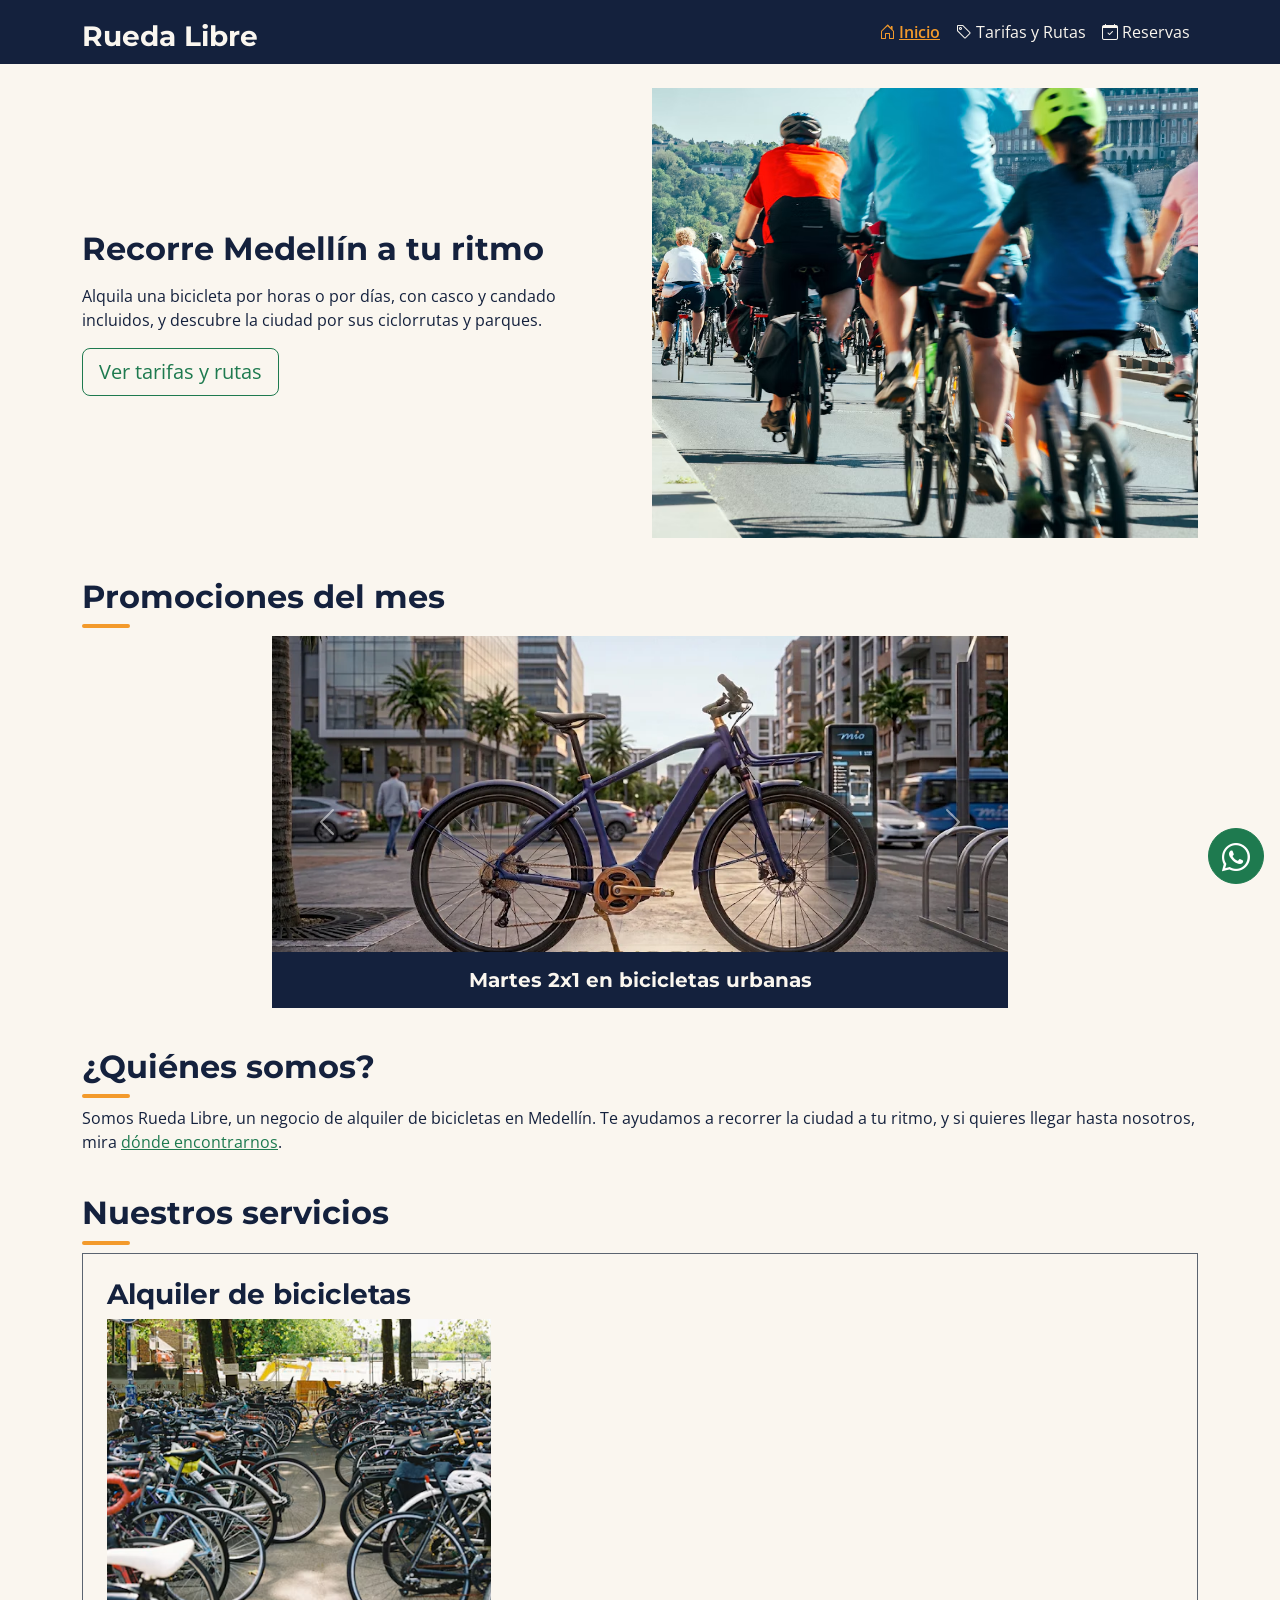
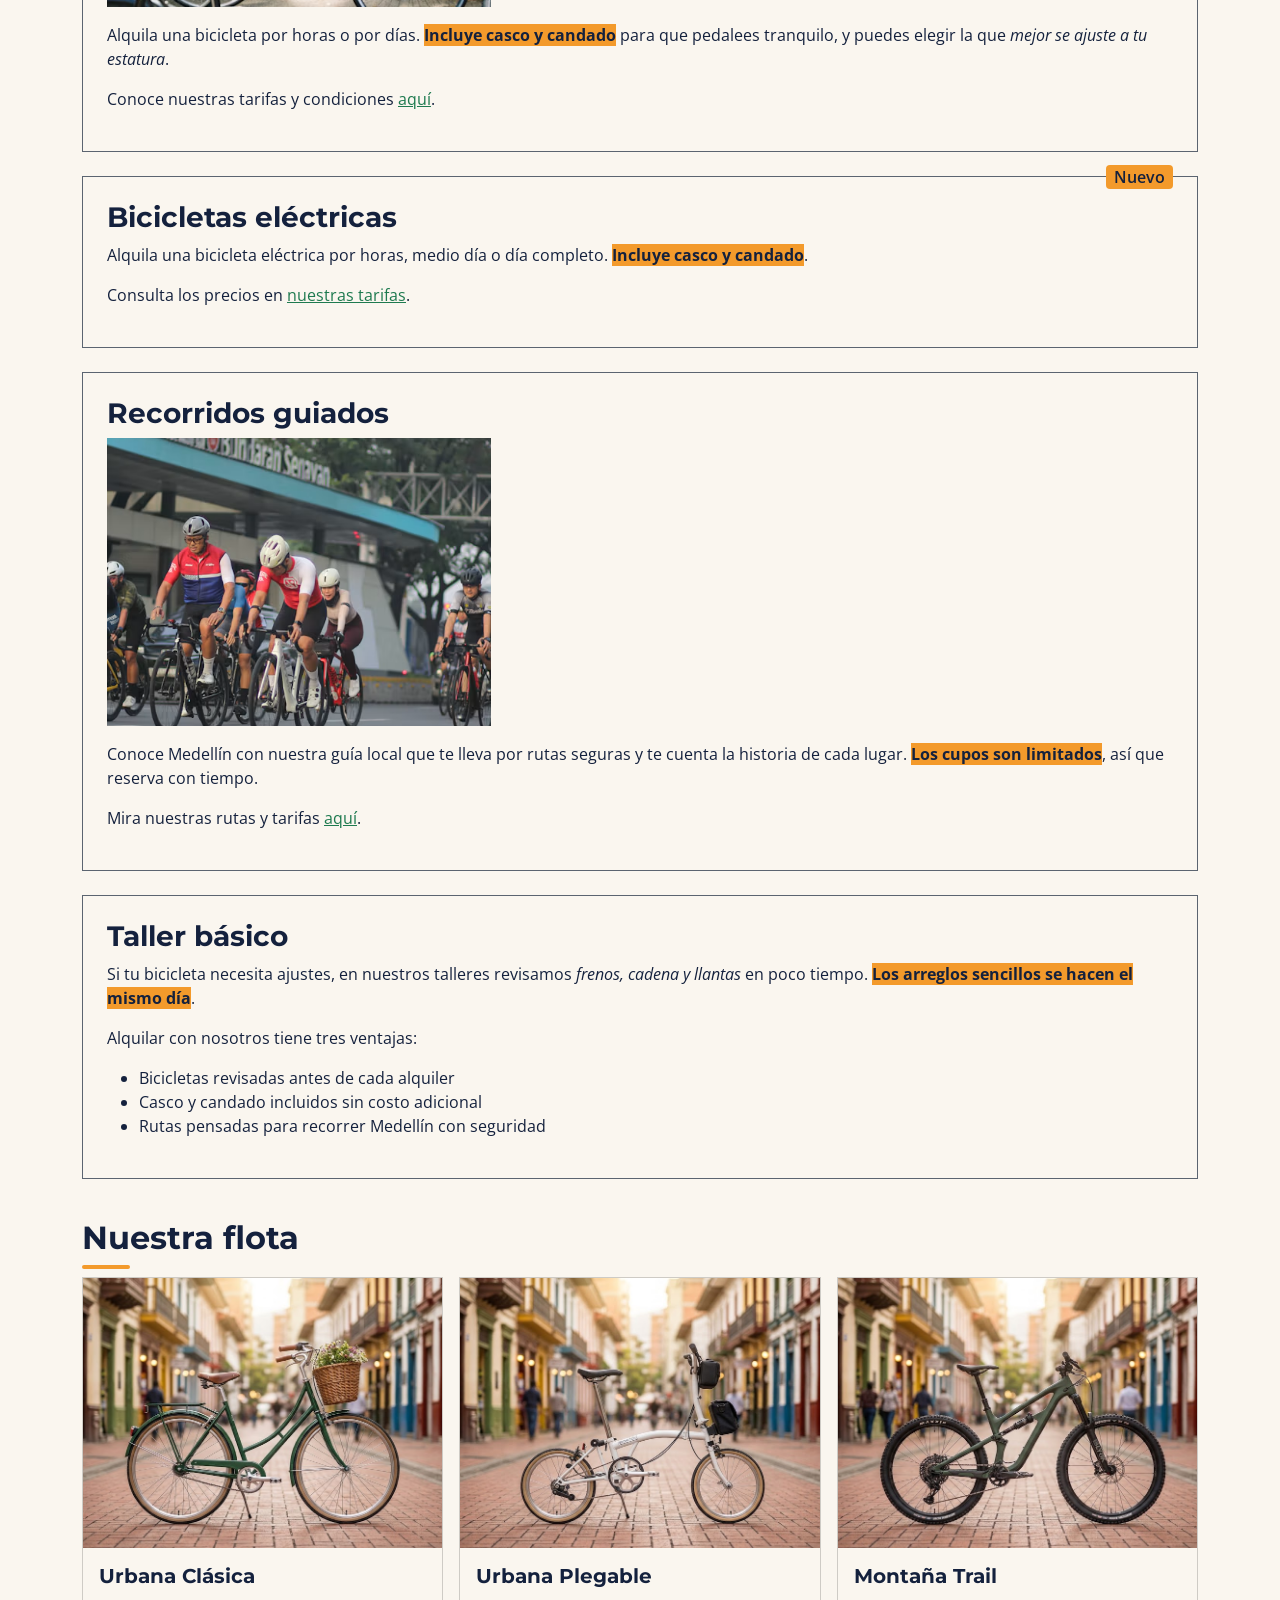
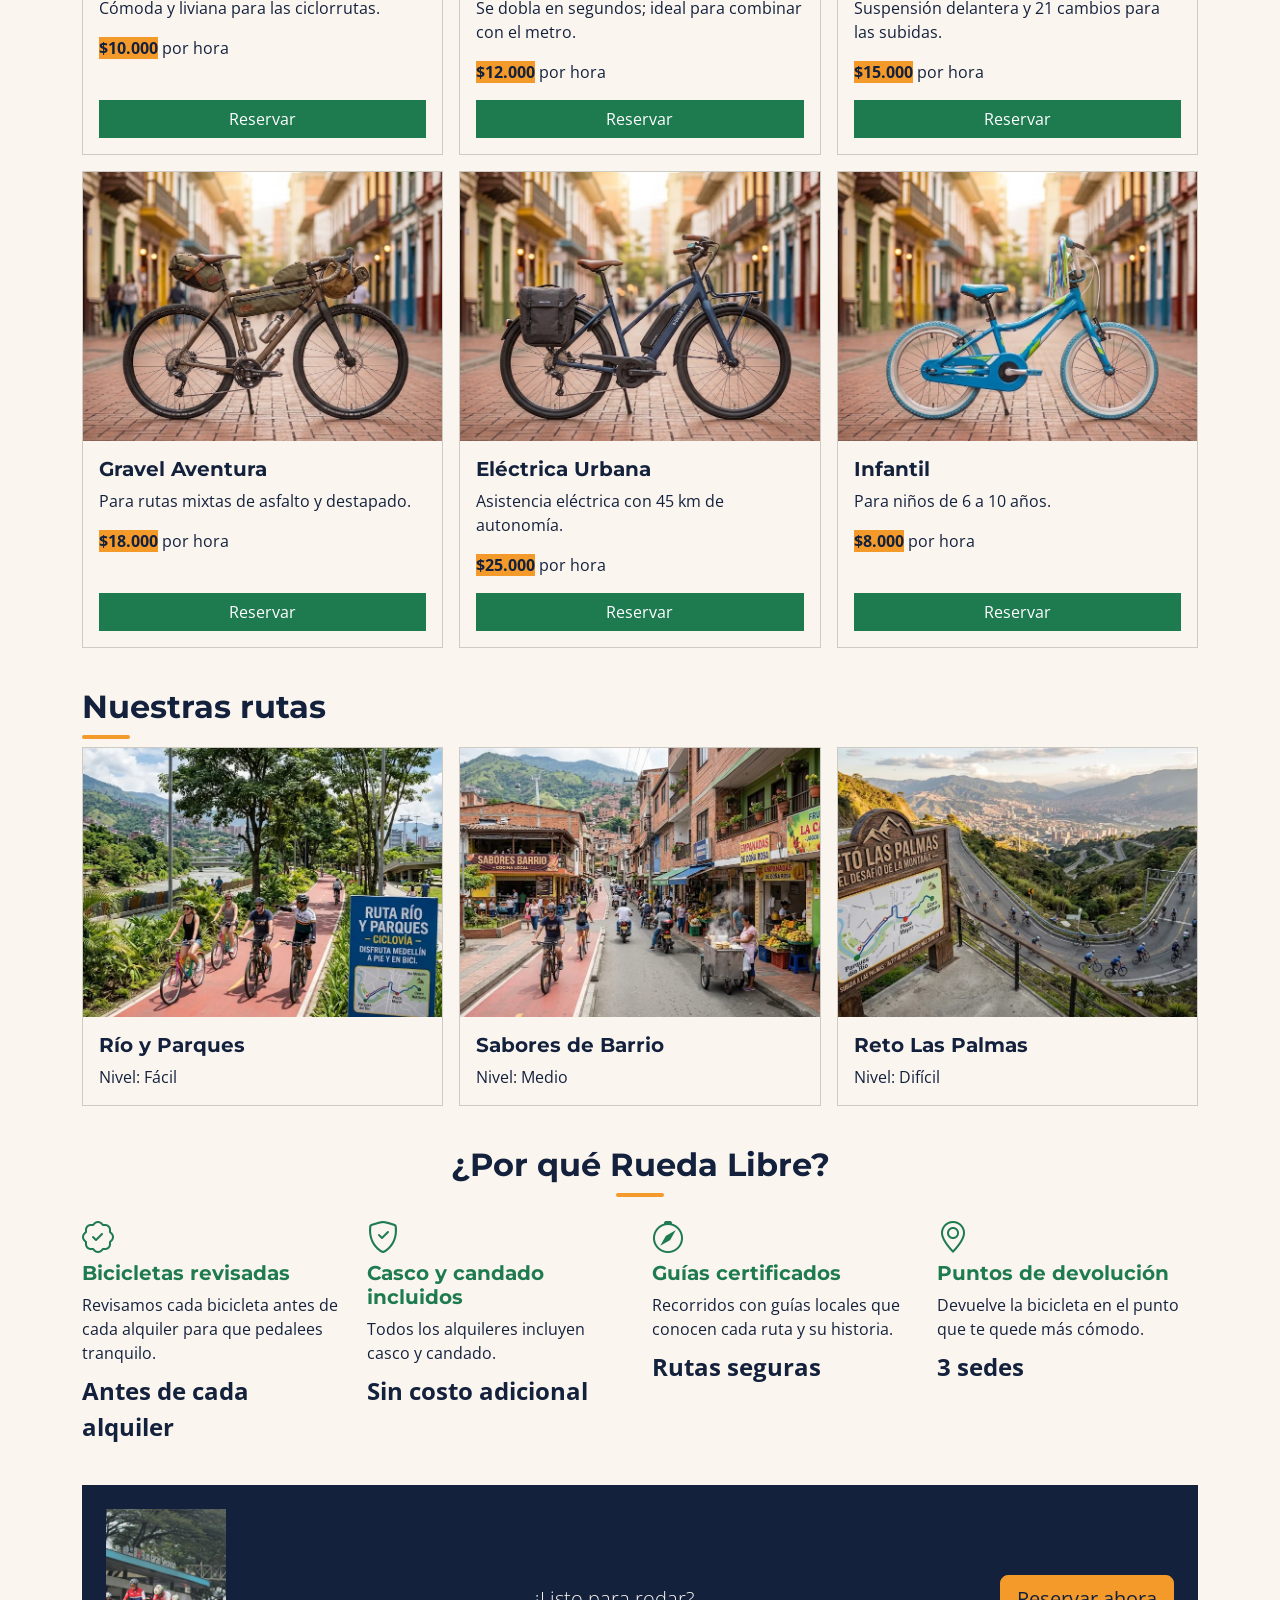
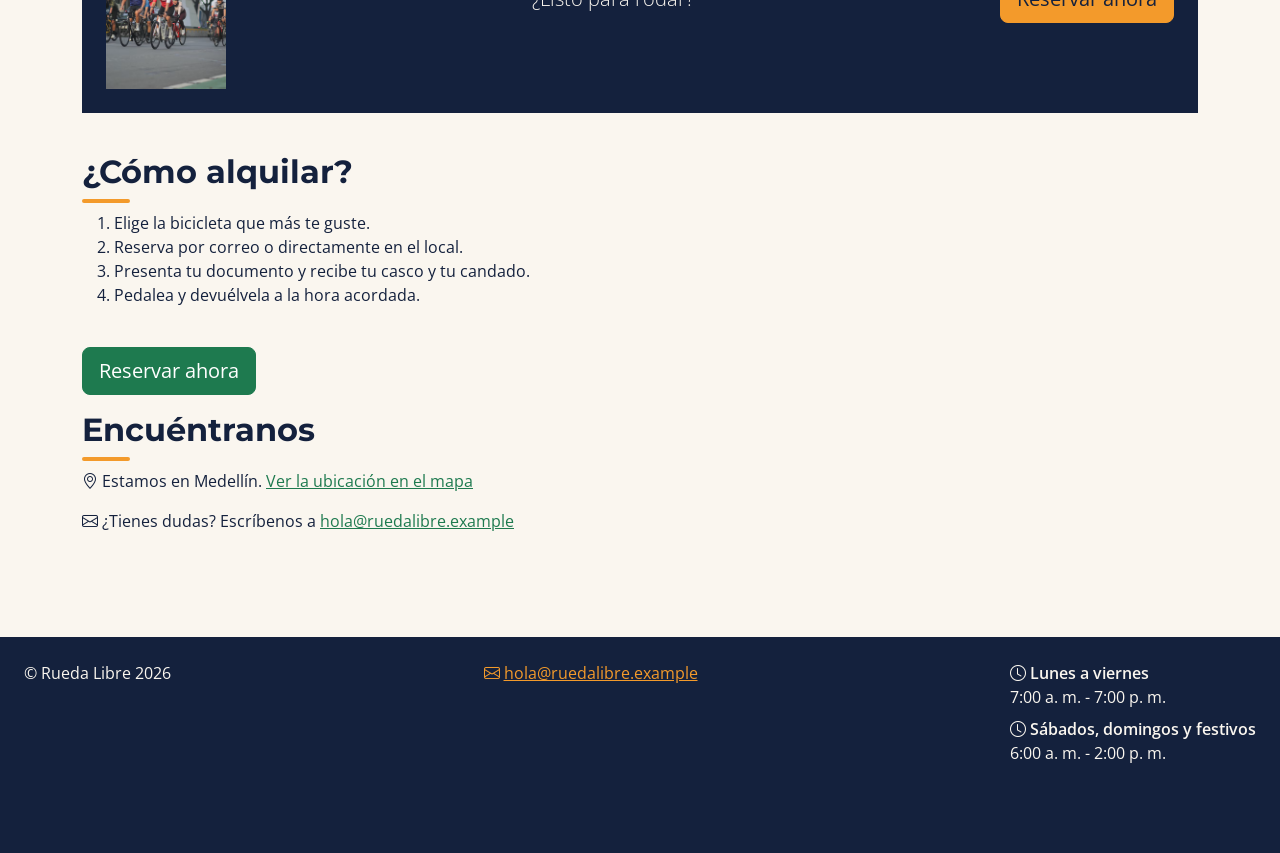
<file: index.html>
<!DOCTYPE html>
<html lang="es">

<head>
    <meta charset="UTF-8">
    <meta name="viewport" content="width=device-width, initial-scale=1.0">
    <meta name="description"
        content="Rueda Libre ofrece alquiler de bicicletas en Medellín para recorrer la ciudad a tu ritmo.">
    <title>Rueda Libre | Alquiler de bicicletas en Medellín</title>
    <link rel="preconnect" href="https://fonts.googleapis.com">
    <link rel="preconnect" href="https://fonts.gstatic.com" crossorigin>
    <link href="https://fonts.googleapis.com/css2?family=Montserrat:wght@700&family=Open+Sans:wght@400;600&display=swap" rel="stylesheet">
    <link href="https://cdn.jsdelivr.net/npm/bootstrap@5.3.8/dist/css/bootstrap.min.css" rel="stylesheet" integrity="sha384-sRIl4kxILFvY47J16cr9ZwB07vP4J8+LH7qKQnuqkuIAvNWLzeN8tE5YBujZqJLB" crossorigin="anonymous">
    <link href="https://cdn.jsdelivr.net/npm/bootstrap-icons@1.11.3/font/bootstrap-icons.min.css" rel="stylesheet">
    <link rel="stylesheet" href="css/styles.css">
</head>

<body>
    <header>
        <nav class="navbar navbar-expand-lg bg-dark" data-bs-theme="dark">
            <div class="container">
                <h1 class="mb-0"><a class="navbar-brand fs-3" href="index.html">Rueda Libre</a></h1>
                <button class="navbar-toggler" type="button" data-bs-toggle="collapse" data-bs-target="#menu-principal" aria-controls="menu-principal" aria-expanded="false" aria-label="Abrir o cerrar el menú">
                    <span class="navbar-toggler-icon"></span>
                </button>
                <div class="collapse navbar-collapse" id="menu-principal">
                    <ul class="navbar-nav ms-auto">
                        <li class="nav-item"><a class="nav-link active" aria-current="page" href="index.html"><i class="bi bi-house-door me-1" aria-hidden="true"></i>Inicio</a></li>
                        <li class="nav-item"><a class="nav-link" href="paginas/tarifas.html"><i class="bi bi-tag me-1" aria-hidden="true"></i>Tarifas y Rutas</a></li>
                        <li class="nav-item"><a class="nav-link" href="paginas/reservas.html"><i class="bi bi-calendar-check me-1" aria-hidden="true"></i>Reservas</a></li>
                    </ul>
                </div>
            </div>
        </nav>
    </header>
    <main class="container py-4">
        <section>
            <div class="row g-4 align-items-center">
                <div class="col-12 col-md-6 d-flex flex-column gap-3">
                    <h2 class="mb-0">Recorre Medellín a tu ritmo</h2>
                    <p class="mb-0">Alquila una bicicleta por horas o por días, con casco y candado incluidos, y descubre la ciudad por sus ciclorrutas y parques.</p>
                    <p class="mb-0"><a class="btn btn-outline-primary btn-lg" href="paginas/tarifas.html">Ver tarifas y rutas</a></p>
                </div>
                <div class="col-12 col-md-6">
                    <img class="portada" src="img/portada.jpg" alt="Ciclistas recorriendo una calle en Medellín en bicicletas de alquiler" width="600">
                </div>
            </div>
        </section>

        <section>
            <h2 class="titulo-seccion">Promociones del mes</h2>

            <div class="row justify-content-center">
                <div class="col-12 col-lg-8">
                    <div id="carrusel-promociones" class="carousel slide" data-bs-ride="carousel">
                        <div class="carousel-inner">
                            <div class="carousel-item active">
                                <div class="ratio ratio-21x9">
                                    <img src="img/promociones/martes-2x1-urbanas.jpg" class="d-block w-100 object-fit-cover" alt="Bicicletas urbanas de Rueda Libre listas para alquilar" width="1200" height="514">
                                </div>
                                <h3 class="bg-dark text-light text-center fs-5 mb-0 p-3">Martes 2x1 en bicicletas urbanas</h3>
                            </div>

                            <div class="carousel-item">
                                <div class="ratio ratio-21x9">
                                    <img src="img/promociones/descuento-electricas.jpg" class="d-block w-100 object-fit-cover" alt="Bicicleta eléctrica de Rueda Libre" width="1200" height="514">
                                </div>
                                <h3 class="bg-dark text-light text-center fs-5 mb-0 p-3">20 % de descuento en eléctricas de lunes a jueves</h3>
                            </div>

                            <div class="carousel-item">
                                <div class="ratio ratio-21x9">
                                    <img src="img/promociones/cumpleanos-recorrido-gratis.jpg" class="d-block w-100 object-fit-cover" alt="Grupo de ciclistas celebrando durante un recorrido guiado" width="1200" height="514">
                                </div>
                                <h3 class="bg-dark text-light text-center fs-5 mb-0 p-3">Si cumples años, el recorrido guiado es gratis</h3>
                            </div>
                        </div>

                        <button class="carousel-control-prev" type="button" data-bs-target="#carrusel-promociones" data-bs-slide="prev">
                            <span class="carousel-control-prev-icon" aria-hidden="true"></span>
                            <span class="visually-hidden">Anterior</span>
                        </button>
                        <button class="carousel-control-next" type="button" data-bs-target="#carrusel-promociones" data-bs-slide="next">
                            <span class="carousel-control-next-icon" aria-hidden="true"></span>
                            <span class="visually-hidden">Siguiente</span>
                        </button>
                    </div>
                </div>
            </div>
        </section>

        <section>
            <h2 class="titulo-seccion">¿Quiénes somos?</h2>
            <p>Somos Rueda Libre, un negocio de alquiler de bicicletas en Medellín. Te ayudamos a recorrer la ciudad a tu ritmo, y si quieres llegar hasta nosotros, mira <a href="#encuentranos">dónde encontrarnos</a>.</p>
        </section>

        <section>
            <h2 class="titulo-seccion">Nuestros servicios</h2>

            <article>
                <h3>Alquiler de bicicletas</h3>
                <img src="img/bicicleta.jpg" alt="Bicicletas urbanas estacionadas y apiladas sobre una pared" width="400">
                <p>Alquila una bicicleta por horas o por días. <strong>Incluye casco y candado</strong> para que pedalees tranquilo, y puedes elegir la que <em>mejor se ajuste a tu estatura</em>.</p>
                <p>Conoce nuestras tarifas y condiciones <a href="paginas/tarifas.html">aquí</a>.</p>
            </article>

            <article>
                <span class="etiqueta-nuevo">Nuevo</span>
                <h3>Bicicletas eléctricas</h3>
                <p>Alquila una bicicleta eléctrica por horas, medio día o día completo. <strong>Incluye casco y candado</strong>.</p>
                <p>Consulta los precios en <a href="paginas/tarifas.html">nuestras tarifas</a>.</p>
            </article>

            <article>
                <h3>Recorridos guiados</h3>
                <img src="img/ruta.jpg" alt="Grupo de ciclistas recorriendo la calle por una ruta dada" width="400">
                <p>Conoce Medellín con nuestra guía local que te lleva por rutas seguras y te cuenta la historia de cada lugar. <strong>Los cupos son limitados</strong>, así que reserva con tiempo.</p>
                <p>Mira nuestras rutas y tarifas <a href="paginas/tarifas.html#recorridos">aquí</a>.</p>
            </article>

            <article>
                <h3>Taller básico</h3>
                <p>Si tu bicicleta necesita ajustes, en nuestros talleres revisamos <em>frenos, cadena y llantas</em> en poco tiempo. <strong>Los arreglos sencillos se hacen el mismo día</strong>.</p>
                <p>Alquilar con nosotros tiene tres ventajas:</p>
                <ul>
                    <li>Bicicletas revisadas antes de cada alquiler</li>
                    <li>Casco y candado incluidos sin costo adicional</li>
                    <li>Rutas pensadas para recorrer Medellín con seguridad</li>
                </ul>
            </article>
        </section>

        <section>
            <h2 class="titulo-seccion">Nuestra flota</h2>

            <div class="row g-3">
                <div class="col-12 col-sm-6 col-lg-4">
                    <article class="card h-100">
                        <div class="ratio ratio-4x3">
                            <img src="img/flota/urbana-clasica.jpg" class="card-img-top object-fit-cover" alt="Bicicleta Urbana Clásica" width="400" height="300">
                        </div>
                        <div class="card-body d-flex flex-column">
                            <h3 class="fs-5 card-title">Urbana Clásica</h3>
                            <p class="card-text">Cómoda y liviana para las ciclorrutas.</p>
                            <p class="card-text"><strong>$10.000</strong> por hora</p>
                            <a class="btn btn-primary mt-auto" href="paginas/reservas.html" aria-label="Reservar Urbana Clásica">Reservar</a>
                        </div>
                    </article>
                </div>

                <div class="col-12 col-sm-6 col-lg-4">
                    <article class="card h-100">
                        <div class="ratio ratio-4x3">
                            <img src="img/flota/urbana-plegable.jpg" class="card-img-top object-fit-cover" alt="Bicicleta Urbana Plegable" width="400" height="300">
                        </div>
                        <div class="card-body d-flex flex-column">
                            <h3 class="fs-5 card-title">Urbana Plegable</h3>
                            <p class="card-text">Se dobla en segundos; ideal para combinar con el metro.</p>
                            <p class="card-text"><strong>$12.000</strong> por hora</p>
                            <a class="btn btn-primary mt-auto" href="paginas/reservas.html" aria-label="Reservar Urbana Plegable">Reservar</a>
                        </div>
                    </article>
                </div>

                <div class="col-12 col-sm-6 col-lg-4">
                    <article class="card h-100">
                        <div class="ratio ratio-4x3">
                            <img src="img/flota/montana-trail.jpg" class="card-img-top object-fit-cover" alt="Bicicleta Montaña Trail" width="400" height="300">
                        </div>
                        <div class="card-body d-flex flex-column">
                            <h3 class="fs-5 card-title">Montaña Trail</h3>
                            <p class="card-text">Suspensión delantera y 21 cambios para las subidas.</p>
                            <p class="card-text"><strong>$15.000</strong> por hora</p>
                            <a class="btn btn-primary mt-auto" href="paginas/reservas.html" aria-label="Reservar Montaña Trail">Reservar</a>
                        </div>
                    </article>
                </div>

                <div class="col-12 col-sm-6 col-lg-4">
                    <article class="card h-100">
                        <div class="ratio ratio-4x3">
                            <img src="img/flota/gravel-aventura.jpg" class="card-img-top object-fit-cover" alt="Bicicleta Gravel Aventura" width="400" height="300">
                        </div>
                        <div class="card-body d-flex flex-column">
                            <h3 class="fs-5 card-title">Gravel Aventura</h3>
                            <p class="card-text">Para rutas mixtas de asfalto y destapado.</p>
                            <p class="card-text"><strong>$18.000</strong> por hora</p>
                            <a class="btn btn-primary mt-auto" href="paginas/reservas.html" aria-label="Reservar Gravel Aventura">Reservar</a>
                        </div>
                    </article>
                </div>

                <div class="col-12 col-sm-6 col-lg-4">
                    <article class="card h-100">
                        <div class="ratio ratio-4x3">
                            <img src="img/flota/electrica-urbana.jpg" class="card-img-top object-fit-cover" alt="Bicicleta Eléctrica Urbana" width="400" height="300">
                        </div>
                        <div class="card-body d-flex flex-column">
                            <h3 class="fs-5 card-title">Eléctrica Urbana</h3>
                            <p class="card-text">Asistencia eléctrica con 45 km de autonomía.</p>
                            <p class="card-text"><strong>$25.000</strong> por hora</p>
                            <a class="btn btn-primary mt-auto" href="paginas/reservas.html" aria-label="Reservar Eléctrica Urbana">Reservar</a>
                        </div>
                    </article>
                </div>

                <div class="col-12 col-sm-6 col-lg-4">
                    <article class="card h-100">
                        <div class="ratio ratio-4x3">
                            <img src="img/flota/infantil.jpg" class="card-img-top object-fit-cover" alt="Bicicleta Infantil" width="400" height="300">
                        </div>
                        <div class="card-body d-flex flex-column">
                            <h3 class="fs-5 card-title">Infantil</h3>
                            <p class="card-text">Para niños de 6 a 10 años.</p>
                            <p class="card-text"><strong>$8.000</strong> por hora</p>
                            <a class="btn btn-primary mt-auto" href="paginas/reservas.html" aria-label="Reservar Infantil">Reservar</a>
                        </div>
                    </article>
                </div>
            </div>
        </section>

        <section>
            <h2 class="titulo-seccion">Nuestras rutas</h2>

            <div class="row g-3">
                <div class="col-12 col-md-4">
                    <article class="card h-100">
                        <div class="ratio ratio-4x3">
                            <img src="img/rutas/rio-parques.jpg" class="card-img-top object-fit-cover" alt="Ciclistas en la ruta Río y Parques" width="400" height="300">
                        </div>
                        <div class="card-body">
                            <h3 class="fs-5 card-title">Río y Parques</h3>
                            <p class="card-text mb-0">Nivel: Fácil</p>
                        </div>
                    </article>
                </div>

                <div class="col-12 col-md-4">
                    <article class="card h-100">
                        <div class="ratio ratio-4x3">
                            <img src="img/rutas/sabores-barrio.jpg" class="card-img-top object-fit-cover" alt="Ciclistas en la ruta Sabores de Barrio" width="400" height="300">
                        </div>
                        <div class="card-body">
                            <h3 class="fs-5 card-title">Sabores de Barrio</h3>
                            <p class="card-text mb-0">Nivel: Medio</p>
                        </div>
                    </article>
                </div>

                <div class="col-12 col-md-4">
                    <article class="card h-100">
                        <div class="ratio ratio-4x3">
                            <img src="img/rutas/reto-las-palmas.jpg" class="card-img-top object-fit-cover" alt="Ciclistas en la ruta Reto Las Palmas" width="400" height="300">
                        </div>
                        <div class="card-body">
                            <h3 class="fs-5 card-title">Reto Las Palmas</h3>
                            <p class="card-text mb-0">Nivel: Difícil</p>
                        </div>
                    </article>
                </div>
            </div>
        </section>

        <section>
            <h2 class="titulo-seccion text-center mb-4">¿Por qué Rueda Libre?</h2>

            <div class="row g-4">
                <div class="col-12 col-sm-6 col-lg-3">
                    <i class="bi bi-patch-check icono-beneficio d-block mb-2" aria-hidden="true"></i>
                    <h3 class="fs-5 fw-bold text-primary">Bicicletas revisadas</h3>
                    <p class="mb-2">Revisamos cada bicicleta antes de cada alquiler para que pedalees tranquilo.</p>
                    <p class="fs-4 fw-bold text-dark mb-0">Antes de cada alquiler</p>
                </div>

                <div class="col-12 col-sm-6 col-lg-3">
                    <i class="bi bi-shield-check icono-beneficio d-block mb-2" aria-hidden="true"></i>
                    <h3 class="fs-5 fw-bold text-primary">Casco y candado incluidos</h3>
                    <p class="mb-2">Todos los alquileres incluyen casco y candado.</p>
                    <p class="fs-4 fw-bold text-dark mb-0">Sin costo adicional</p>
                </div>

                <div class="col-12 col-sm-6 col-lg-3">
                    <i class="bi bi-compass icono-beneficio d-block mb-2" aria-hidden="true"></i>
                    <h3 class="fs-5 fw-bold text-primary">Guías certificados</h3>
                    <p class="mb-2">Recorridos con guías locales que conocen cada ruta y su historia.</p>
                    <p class="fs-4 fw-bold text-dark mb-0">Rutas seguras</p>
                </div>

                <div class="col-12 col-sm-6 col-lg-3">
                    <i class="bi bi-geo-alt icono-beneficio d-block mb-2" aria-hidden="true"></i>
                    <h3 class="fs-5 fw-bold text-primary">Puntos de devolución</h3>
                    <p class="mb-2">Devuelve la bicicleta en el punto que te quede más cómodo.</p>
                    <p class="fs-4 fw-bold text-dark mb-0">3 sedes</p>
                </div>
            </div>
        </section>

        <section class="bg-dark text-light p-4 d-flex flex-column flex-md-row justify-content-md-between align-items-center gap-3">
            <img class="d-none d-md-block rounded" src="img/ruta.jpg" alt="" width="120" height="90">
            <p class="lead mb-0">¿Listo para rodar?</p>
            <a class="btn btn-pedal btn-lg" href="paginas/reservas.html">Reservar ahora</a>
        </section>

        <section>
            <h2 class="titulo-seccion">¿Cómo alquilar?</h2>
            <ol>
                <li>Elige la bicicleta que más te guste.</li>
                <li>Reserva por correo o directamente en el local.</li>
                <li>Presenta tu documento y recibe tu casco y tu candado.</li>
                <li>Pedalea y devuélvela a la hora acordada.</li>
            </ol>
        </section>

        <p><a class="btn btn-primary btn-lg" href="paginas/reservas.html">Reservar ahora</a></p>

        <section id="encuentranos">
            <h2 class="titulo-seccion">Encuéntranos</h2>
            <p><i class="bi bi-geo-alt me-1" aria-hidden="true"></i>Estamos en Medellín. <a href="https://maps.app.goo.gl/3kkaaQt13K77TyQ47" target="_blank" rel="noopener noreferrer">Ver la ubicación en el mapa</a></p>
            <p><i class="bi bi-envelope me-1" aria-hidden="true"></i>¿Tienes dudas? Escríbenos a <a href="mailto:hola@ruedalibre.example">hola@ruedalibre.example</a></p>
        </section>
    </main>
    <footer class="pie-sitio d-flex flex-column flex-md-row flex-md-wrap justify-content-md-between align-items-start gap-4 px-4 pt-4">
        <p>&copy; Rueda Libre 2026</p>
        <address>
            <a href="mailto:hola@ruedalibre.example"><i class="bi bi-envelope me-1" aria-hidden="true"></i>hola@ruedalibre.example</a>
        </address>
        <dl>
            <dt><i class="bi bi-clock me-1" aria-hidden="true"></i>Lunes a viernes</dt>
            <dd>7:00 a. m. - 7:00 p. m.</dd>

            <dt><i class="bi bi-clock me-1" aria-hidden="true"></i>Sábados, domingos y festivos</dt>
            <dd>6:00 a. m. - 2:00 p. m.</dd>
        </dl>
    </footer>
    <a class="btn btn-primary btn-whatsapp position-fixed bottom-0 end-0 m-3 z-3" href="https://wa.me/573000000000" target="_blank" rel="noopener noreferrer" aria-label="Escribir por WhatsApp (se abre en una pestaña nueva)"><i class="bi bi-whatsapp " aria-hidden="true"></i></a>
    <script src="https://cdn.jsdelivr.net/npm/bootstrap@5.3.8/dist/js/bootstrap.bundle.min.js" integrity="sha384-FKyoEForCGlyvwx9Hj09JcYn3nv7wiPVlz7YYwJrWVcXK/BmnVDxM+D2scQbITxI" crossorigin="anonymous"></script>
</body>

</html>
</file>
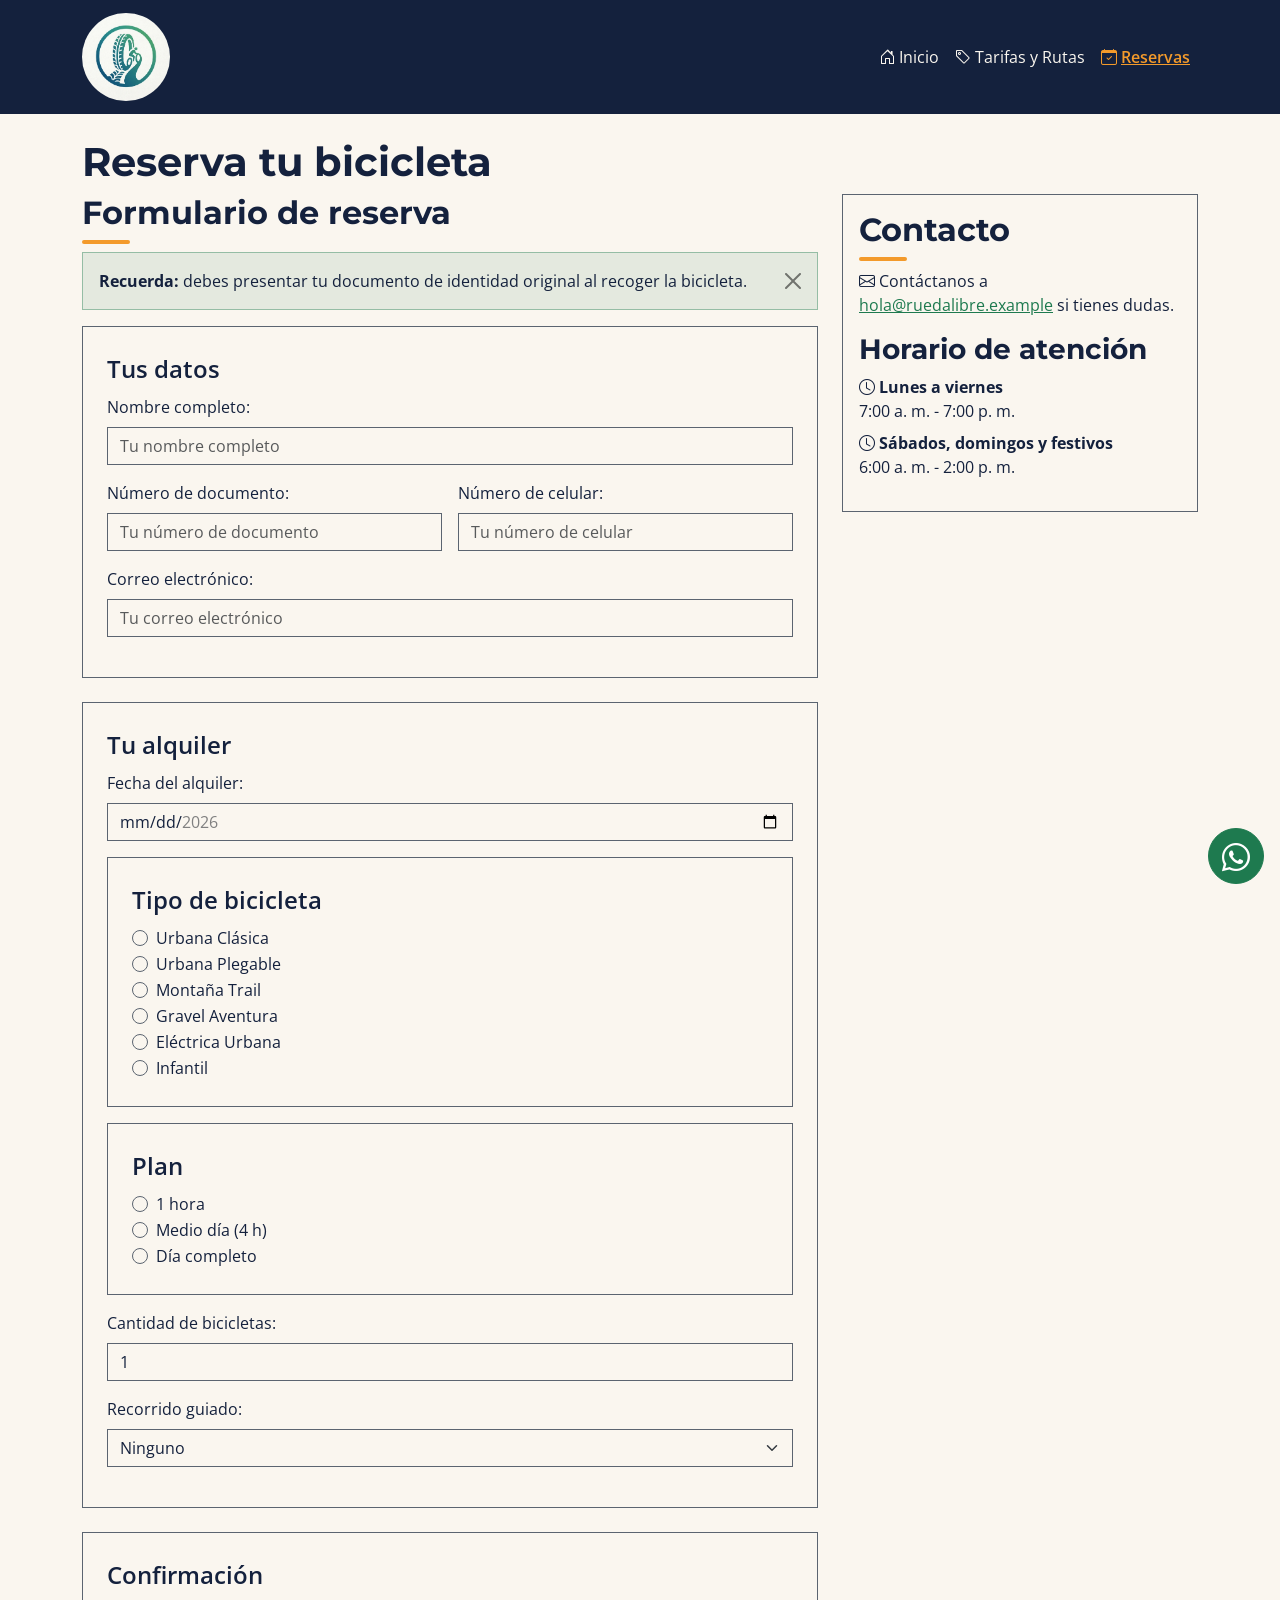
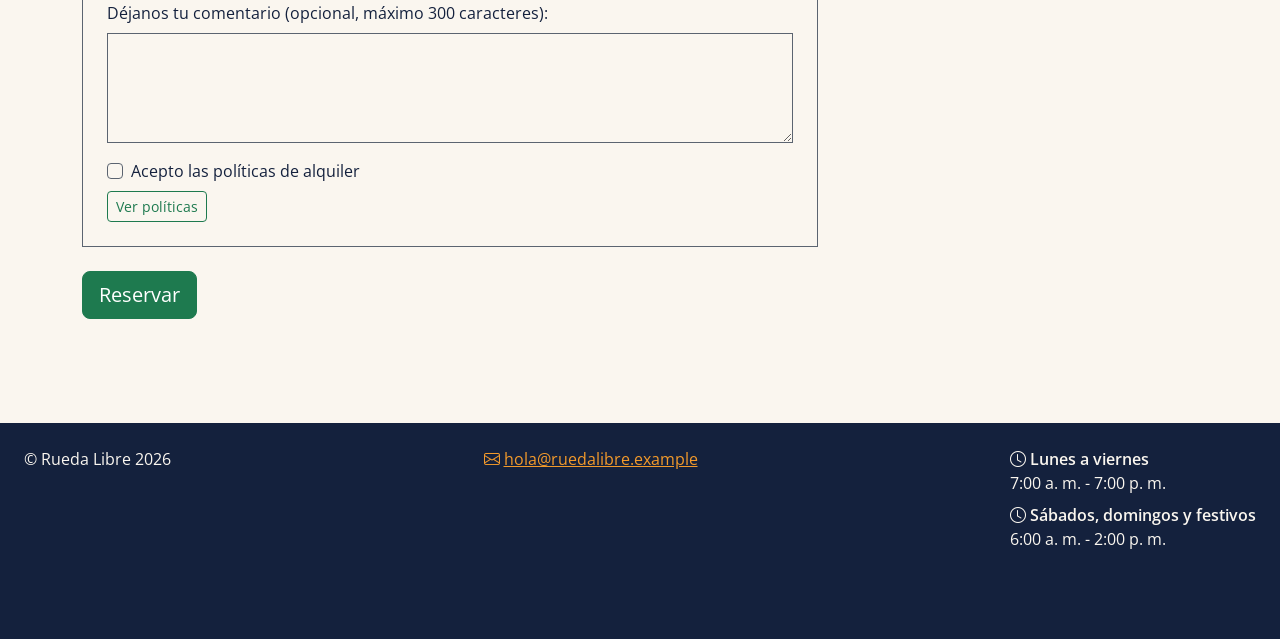
<file: paginas/reservas.html>
<!DOCTYPE html>
<html lang="es">
<head>
    <meta charset="UTF-8">
    <meta name="viewport" content="width=device-width, initial-scale=1.0">
    <meta name="description" content="Reserva tu bicicleta en Medellín con Rueda Libre.">
    <title>Reservas | Rueda Libre</title>
    <link rel="preconnect" href="https://fonts.googleapis.com">
    <link rel="preconnect" href="https://fonts.gstatic.com" crossorigin>
    <link href="https://fonts.googleapis.com/css2?family=Montserrat:wght@700&family=Open+Sans:wght@400;600&display=swap" rel="stylesheet">
    <link href="https://cdn.jsdelivr.net/npm/bootstrap@5.3.8/dist/css/bootstrap.min.css" rel="stylesheet" integrity="sha384-sRIl4kxILFvY47J16cr9ZwB07vP4J8+LH7qKQnuqkuIAvNWLzeN8tE5YBujZqJLB" crossorigin="anonymous">
    <link href="https://cdn.jsdelivr.net/npm/bootstrap-icons@1.11.3/font/bootstrap-icons.min.css" rel="stylesheet">
    <link rel="stylesheet" href="../css/styles.css">
</head>
<body>
    <header>
        <nav class="navbar navbar-expand-lg bg-dark" data-bs-theme="dark">
            <div class="container">
                <a class="navbar-brand" href="../index.html"><img class="logo" src="../img/logo.jpg" alt="Logo de Rueda Libre" width="88" height="88"></a>
                <button class="navbar-toggler" type="button" data-bs-toggle="collapse" data-bs-target="#menu-principal" aria-controls="menu-principal" aria-expanded="false" aria-label="Abrir o cerrar el menú">
                    <span class="navbar-toggler-icon"></span>
                </button>
                <div class="collapse navbar-collapse" id="menu-principal">
                    <ul class="navbar-nav ms-auto">
                        <li class="nav-item"><a class="nav-link" href="../index.html"><i class="bi bi-house-door me-1" aria-hidden="true"></i>Inicio</a></li>
                        <li class="nav-item"><a class="nav-link" href="tarifas.html"><i class="bi bi-tag me-1" aria-hidden="true"></i>Tarifas y Rutas</a></li>
                        <li class="nav-item"><a class="nav-link active" aria-current="page" href="reservas.html"><i class="bi bi-calendar-check me-1" aria-hidden="true"></i>Reservas</a></li>
                    </ul>
                </div>
            </div>
        </nav>
    </header>
    <main class="container py-4">
        <h1>Reserva tu bicicleta</h1>
        <div class="row g-4">
            <div class="col-12 col-md-8">
                <section>
                    <h2 class="titulo-seccion">Formulario de reserva</h2>
                    <div class="alert alert-info alert-dismissible fade show" role="alert">
                        <span class="fw-bold">Recuerda:</span> debes presentar tu documento de identidad original al recoger la bicicleta.
                        <button type="button" class="btn-close" data-bs-dismiss="alert" aria-label="Cerrar aviso"></button>
                    </div>
                    <form action="#" method="post" class="needs-validation" novalidate>
                        <fieldset>
                            <legend>Tus datos</legend>

                            <div class="mb-3">
                                <label for="nombre" class="form-label">Nombre completo:</label>
                                <input type="text" class="form-control" id="nombre" name="nombre" placeholder="Tu nombre completo" required minlength="3" title="Escribe tu nombre completo (mínimo 3 caracteres)">
                                <div class="invalid-feedback">Escribe tu nombre completo (mínimo 3 caracteres).</div>
                            </div>

                            <div class="row gx-3">
                                <div class="col-12 col-sm-6 mb-3">
                                    <label for="num-documento" class="form-label">Número de documento:</label>
                                    <input type="text" class="form-control" id="num-documento" name="num-documento" placeholder="Tu número de documento" required pattern="[0-9]{6,10}" title="Solo números, entre 6 y 10 dígitos. Ejemplo: 1037123456">
                                    <div class="invalid-feedback">Escribe solo números, entre 6 y 10 dígitos. Ejemplo: 1037123456.</div>
                                </div>
                                <div class="col-12 col-sm-6 mb-3">
                                    <label for="telefono" class="form-label">Número de celular:</label>
                                    <input type="tel" class="form-control" id="telefono" name="telefono" placeholder="Tu número de celular" required pattern="3[0-9]{9}" title="10 dígitos y debe empezar por 3. Ejemplo: 3001234567">
                                    <div class="invalid-feedback">Debe tener 10 dígitos y empezar por 3. Ejemplo: 3001234567.</div>
                                </div>
                            </div>

                            <div class="mb-3">
                                <label for="email" class="form-label">Correo electrónico:</label>
                                <input type="email" class="form-control" id="email" name="email" placeholder="Tu correo electrónico" required title="Escribe un correo válido. Ejemplo: nombre@correo.com">
                                <div class="invalid-feedback">Escribe un correo válido. Ejemplo: nombre@correo.com.</div>
                            </div>
                        </fieldset>

                        <fieldset>
                            <legend>Tu alquiler</legend>

                            <div class="mb-3">
                                <label for="fecha" class="form-label">Fecha del alquiler:</label>
                                <input type="date" class="form-control" id="fecha" name="fecha" required min="2026-11-01" max="2026-12-31" title="Elige una fecha entre el 1 de noviembre y el 31 de diciembre de 2026">
                                <div class="invalid-feedback">Elige una fecha entre el 1 de noviembre y el 31 de diciembre de 2026.</div>
                            </div>

                            <fieldset class="mb-3">
                                <legend>Tipo de bicicleta</legend>
                                <div class="form-check">
                                    <input class="form-check-input" type="radio" id="tipo-urbana-clasica" name="tipo-bicicleta" value="urbana-clasica" required>
                                    <label class="form-check-label" for="tipo-urbana-clasica">Urbana Clásica</label>
                                </div>
                                <div class="form-check">
                                    <input class="form-check-input" type="radio" id="tipo-urbana-plegable" name="tipo-bicicleta" value="urbana-plegable">
                                    <label class="form-check-label" for="tipo-urbana-plegable">Urbana Plegable</label>
                                </div>
                                <div class="form-check">
                                    <input class="form-check-input" type="radio" id="tipo-montana-trail" name="tipo-bicicleta" value="montana-trail">
                                    <label class="form-check-label" for="tipo-montana-trail">Montaña Trail</label>
                                </div>
                                <div class="form-check">
                                    <input class="form-check-input" type="radio" id="tipo-gravel-aventura" name="tipo-bicicleta" value="gravel-aventura">
                                    <label class="form-check-label" for="tipo-gravel-aventura">Gravel Aventura</label>
                                </div>
                                <div class="form-check">
                                    <input class="form-check-input" type="radio" id="tipo-electrica-urbana" name="tipo-bicicleta" value="electrica-urbana">
                                    <label class="form-check-label" for="tipo-electrica-urbana">Eléctrica Urbana</label>
                                </div>
                                <div class="form-check">
                                    <input class="form-check-input" type="radio" id="tipo-infantil" name="tipo-bicicleta" value="infantil">
                                    <label class="form-check-label" for="tipo-infantil">Infantil</label>
                                    <div class="invalid-feedback">Elige el tipo de bicicleta que quieres alquilar.</div>
                                </div>
                            </fieldset>

                            <fieldset class="mb-3">
                                <legend>Plan</legend>
                                <div class="form-check">
                                    <input class="form-check-input" type="radio" id="plan-hora" name="plan" value="1-hora" required>
                                    <label class="form-check-label" for="plan-hora">1 hora</label>
                                </div>
                                <div class="form-check">
                                    <input class="form-check-input" type="radio" id="plan-medio-dia" name="plan" value="medio-dia">
                                    <label class="form-check-label" for="plan-medio-dia">Medio día (4 h)</label>
                                </div>
                                <div class="form-check">
                                    <input class="form-check-input" type="radio" id="plan-dia" name="plan" value="dia-completo">
                                    <label class="form-check-label" for="plan-dia">Día completo</label>
                                    <div class="invalid-feedback">Elige un plan de alquiler.</div>
                                </div>
                            </fieldset>

                            <div class="mb-3">
                                <label for="cantidad" class="form-label">Cantidad de bicicletas:</label>
                                <input type="number" class="form-control" id="cantidad" name="cantidad" min="1" max="6" value="1" required title="Puedes reservar entre 1 y 6 bicicletas">
                                <div class="invalid-feedback">Puedes reservar entre 1 y 6 bicicletas.</div>
                            </div>

                            <div class="mb-3">
                                <label for="recorrido" class="form-label">Recorrido guiado:</label>
                                <select class="form-select" id="recorrido" name="recorrido">
                                <option value="ninguno">Ninguno</option>
                                <option value="rio-parques">Río y Parques</option>
                                <option value="sabores-barrio">Sabores de Barrio</option>
                                <option value="reto-las-palmas">Reto Las Palmas</option>
                                </select>
                            </div>
                        </fieldset>

                        <fieldset>
                            <legend>Confirmación</legend>

                            <div class="mb-3">
                                <label for="comentarios" class="form-label">Déjanos tu comentario (opcional, máximo 300 caracteres):</label>
                                <textarea class="form-control" id="comentarios" name="comentarios" rows="4" maxlength="300"></textarea>
                            </div>

                            <div class="form-check mb-2">
                                <input class="form-check-input" type="checkbox" id="terminos" name="terminos" required>
                                <label class="form-check-label" for="terminos">Acepto las políticas de alquiler</label>
                                <div class="invalid-feedback">Debes aceptar las políticas de alquiler para reservar.</div>
                            </div>
                            <button type="button" class="btn btn-outline-primary btn-sm" data-bs-toggle="modal" data-bs-target="#modal-politicas">Ver políticas</button>
                        </fieldset>

                        <button class="btn btn-primary btn-lg" type="submit" name="reservar">Reservar</button>
                    </form>
                </section>
            </div>
            <div class="col-12 col-md-4">
                <aside class="border rounded p-3">
                    <h2 class="titulo-seccion">Contacto</h2>
                    <p><i class="bi bi-envelope me-1" aria-hidden="true"></i>Contáctanos a <a href="mailto:hola@ruedalibre.example">hola@ruedalibre.example</a> si tienes dudas.</p>
                    <h3>Horario de atención</h3>
                    <dl>
                        <dt><i class="bi bi-clock me-1" aria-hidden="true"></i>Lunes a viernes</dt>
                        <dd>7:00 a. m. - 7:00 p. m.</dd>

                        <dt><i class="bi bi-clock me-1" aria-hidden="true"></i>Sábados, domingos y festivos</dt>
                        <dd>6:00 a. m. - 2:00 p. m.</dd>
                    </dl>
                </aside>
            </div>
        </div>
    </main>
    <footer class="pie-sitio d-flex flex-column flex-md-row flex-md-wrap justify-content-md-between align-items-start gap-4 px-4 pt-4">
        <p>&copy; Rueda Libre 2026</p>
        <address>
            <a href="mailto:hola@ruedalibre.example"><i class="bi bi-envelope me-1" aria-hidden="true"></i>hola@ruedalibre.example</a>
        </address>
        <dl>
            <dt><i class="bi bi-clock me-1" aria-hidden="true"></i>Lunes a viernes</dt>
            <dd>7:00 a. m. - 7:00 p. m.</dd>

            <dt><i class="bi bi-clock me-1" aria-hidden="true"></i>Sábados, domingos y festivos</dt>
            <dd>6:00 a. m. - 2:00 p. m.</dd>
        </dl>
    </footer>
    <a class="btn btn-primary btn-whatsapp position-fixed bottom-0 end-0 m-3 z-3" href="https://wa.me/573000000000" target="_blank" rel="noopener noreferrer" aria-label="Escribir por WhatsApp (se abre en una pestaña nueva)"><i class="bi bi-whatsapp " aria-hidden="true"></i></a>
    <div class="modal fade" id="modal-politicas" tabindex="-1" aria-labelledby="titulo-politicas" aria-hidden="true">
        <div class="modal-dialog modal-dialog-scrollable">
            <div class="modal-content">
                <div class="modal-header">
                    <h2 class="modal-title fs-5" id="titulo-politicas">Políticas de alquiler</h2>
                    <button type="button" class="btn-close" data-bs-dismiss="modal" aria-label="Cerrar"></button>
                </div>
                <div class="modal-body">
                    <ol>
                        <li>Presenta tu documento de identidad original al recoger la bicicleta.</li>
                        <li>Devuelve la bicicleta en la hora acordada; el retraso se cobra como tiempo adicional.</li>
                        <li>El casco es obligatorio durante todo el recorrido.</li>
                        <li>Los daños por mal uso o la pérdida de la bicicleta corren por cuenta de quien la alquila.</li>
                        <li>Puedes cancelar sin costo hasta 24 horas antes de la fecha reservada.</li>
                    </ol>
                </div>
                <div class="modal-footer">
                    <button type="button" class="btn btn-primary" data-bs-dismiss="modal">Entendido</button>
                </div>
            </div>
        </div>
    </div>

    <script src="https://cdn.jsdelivr.net/npm/bootstrap@5.3.8/dist/js/bootstrap.bundle.min.js" integrity="sha384-FKyoEForCGlyvwx9Hj09JcYn3nv7wiPVlz7YYwJrWVcXK/BmnVDxM+D2scQbITxI" crossorigin="anonymous"></script>
    <script>
        (() => {
            'use strict'
            const forms = document.querySelectorAll('.needs-validation')
            Array.from(forms).forEach(form => {
                form.addEventListener('submit', event => {
                    if (!form.checkValidity()) {
                        event.preventDefault()
                        event.stopPropagation()
                    }
                    form.classList.add('was-validated')
                }, false)
            })
        })()
    </script>
</body>
</html>
</file>
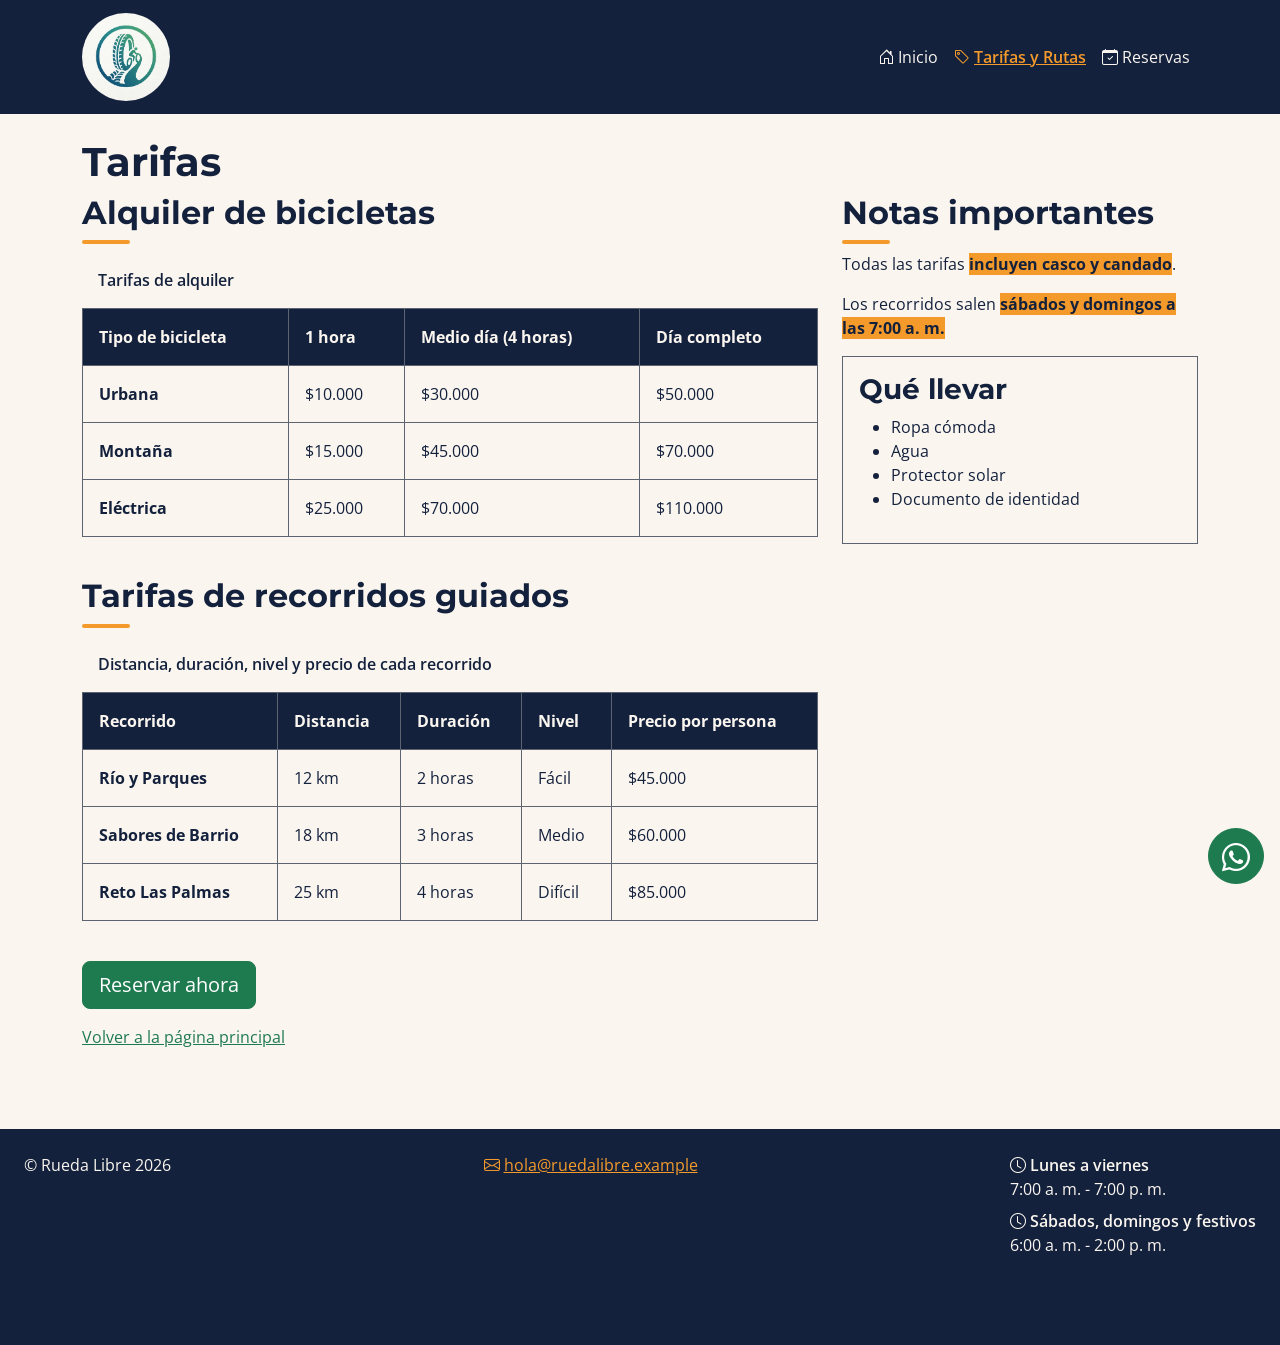
<file: paginas/tarifas.html>
<!DOCTYPE html>
<html lang="es">
<head>
    <meta charset="UTF-8">
    <meta name="viewport" content="width=device-width, initial-scale=1.0">
    <meta name="description" content="Consulta las tarifas de alquiler de bicicletas y recorridos guiados en Medellín con Rueda Libre.">
    <title>Tarifas | Rueda Libre</title>
    <link rel="preconnect" href="https://fonts.googleapis.com">
    <link rel="preconnect" href="https://fonts.gstatic.com" crossorigin>
    <link href="https://fonts.googleapis.com/css2?family=Montserrat:wght@700&family=Open+Sans:wght@400;600&display=swap" rel="stylesheet">
    <link href="https://cdn.jsdelivr.net/npm/bootstrap@5.3.8/dist/css/bootstrap.min.css" rel="stylesheet" integrity="sha384-sRIl4kxILFvY47J16cr9ZwB07vP4J8+LH7qKQnuqkuIAvNWLzeN8tE5YBujZqJLB" crossorigin="anonymous">
    <link href="https://cdn.jsdelivr.net/npm/bootstrap-icons@1.11.3/font/bootstrap-icons.min.css" rel="stylesheet">
    <link rel="stylesheet" href="../css/styles.css">
</head>
<body>
    <header>
        <nav class="navbar navbar-expand-lg bg-dark" data-bs-theme="dark">
            <div class="container">
                <a class="navbar-brand" href="../index.html"><img class="logo" src="../img/logo.jpg" alt="Logo de Rueda Libre" width="88" height="88"></a>
                <button class="navbar-toggler" type="button" data-bs-toggle="collapse" data-bs-target="#menu-principal" aria-controls="menu-principal" aria-expanded="false" aria-label="Abrir o cerrar el menú">
                    <span class="navbar-toggler-icon"></span>
                </button>
                <div class="collapse navbar-collapse" id="menu-principal">
                    <ul class="navbar-nav ms-auto">
                        <li class="nav-item"><a class="nav-link" href="../index.html"><i class="bi bi-house-door me-1" aria-hidden="true"></i>Inicio</a></li>
                        <li class="nav-item"><a class="nav-link active" aria-current="page" href="tarifas.html"><i class="bi bi-tag me-1" aria-hidden="true"></i>Tarifas y Rutas</a></li>
                        <li class="nav-item"><a class="nav-link" href="reservas.html"><i class="bi bi-calendar-check me-1" aria-hidden="true"></i>Reservas</a></li>
                    </ul>
                </div>
            </div>
        </nav>
    </header>
    <main class="container py-4">
        <h1>Tarifas</h1>
        <div class="row g-4">
            <div class="col-12 col-lg-8">
                <section>
                    <h2 class="titulo-seccion">Alquiler de bicicletas</h2>
                    <table>
                        <caption>Tarifas de alquiler</caption>
                        <thead>
                            <tr>
                                <th scope="col">Tipo de bicicleta</th>
                                <th scope="col">1 hora</th>
                                <th scope="col">Medio día (4 horas)</th>
                                <th scope="col">Día completo</th>
                            </tr>
                        </thead>

                        <tbody>
                            <tr>
                                <th scope="row">Urbana</th>
                                <td>$10.000</td>
                                <td>$30.000</td>
                                <td>$50.000</td>
                            </tr>

                            <tr>
                                <th scope="row">Montaña</th>
                                <td>$15.000</td>
                                <td>$45.000</td>
                                <td>$70.000</td>
                            </tr>
                            <tr>
                                <th scope="row">Eléctrica</th>
                                <td>$25.000</td>
                                <td>$70.000</td>
                                <td>$110.000</td>
                            </tr>
                        </tbody>
                    </table>
                </section>

                <section id="recorridos">
                    <h2 class="titulo-seccion">Tarifas de recorridos guiados</h2>
                    <table>
                        <caption>Distancia, duración, nivel y precio de cada recorrido</caption>
                        <thead>
                            <tr>
                                <th scope="col">Recorrido</th>
                                <th scope="col">Distancia</th>
                                <th scope="col">Duración</th>
                                <th scope="col">Nivel</th>
                                <th scope="col">Precio por persona</th>
                            </tr>
                        </thead>
                        <tbody>
                            <tr>
                                <th scope="row">Río y Parques</th>
                                <td>12 km</td>
                                <td>2 horas</td>
                                <td>Fácil</td>
                                <td>$45.000</td>
                            </tr>
                            <tr>
                                <th scope="row">Sabores de Barrio</th>
                                <td>18 km</td>
                                <td>3 horas</td>
                                <td>Medio</td>
                                <td>$60.000</td>
                            </tr>
                            <tr>
                                <th scope="row">Reto Las Palmas</th>
                                <td>25 km</td>
                                <td>4 horas</td>
                                <td>Difícil</td>
                                <td>$85.000</td>
                            </tr>
                        </tbody>
                    </table>
                </section>

                <p><a class="btn btn-primary btn-lg" href="reservas.html">Reservar ahora</a></p>
            </div>
            <div class="col-12 col-lg-4">
                <section>
                    <h2 class="titulo-seccion">Notas importantes</h2>
                    <p>Todas las tarifas <strong>incluyen casco y candado</strong>.</p>
                    <p>Los recorridos salen <strong>sábados y domingos a las 7:00 a. m.</strong></p>
                    <aside class="border rounded p-3">
                        <h3>Qué llevar</h3>
                        <ul>
                            <li>Ropa cómoda</li>
                            <li>Agua</li>
                            <li>Protector solar</li>
                            <li>Documento de identidad</li>
                        </ul>
                    </aside>
                </section>
            </div>
        </div>

        <p><a href="../index.html">Volver a la página principal</a></p>
    </main>
    <footer class="pie-sitio d-flex flex-column flex-md-row flex-md-wrap justify-content-md-between align-items-start gap-4 px-4 pt-4">
        <p>&copy; Rueda Libre 2026</p>
        <address>
            <a href="mailto:hola@ruedalibre.example"><i class="bi bi-envelope me-1" aria-hidden="true"></i>hola@ruedalibre.example</a>
        </address>
        <dl>
            <dt><i class="bi bi-clock me-1" aria-hidden="true"></i>Lunes a viernes</dt>
            <dd>7:00 a. m. - 7:00 p. m.</dd>

            <dt><i class="bi bi-clock me-1" aria-hidden="true"></i>Sábados, domingos y festivos</dt>
            <dd>6:00 a. m. - 2:00 p. m.</dd>
        </dl>
    </footer>
    <a class="btn btn-primary btn-whatsapp position-fixed bottom-0 end-0 m-3 z-3" href="https://wa.me/573000000000" target="_blank" rel="noopener noreferrer" aria-label="Escribir por WhatsApp (se abre en una pestaña nueva)"><i class="bi bi-whatsapp " aria-hidden="true"></i></a>
    <script src="https://cdn.jsdelivr.net/npm/bootstrap@5.3.8/dist/js/bootstrap.bundle.min.js" integrity="sha384-FKyoEForCGlyvwx9Hj09JcYn3nv7wiPVlz7YYwJrWVcXK/BmnVDxM+D2scQbITxI" crossorigin="anonymous"></script>
</body>
</html>
</file>
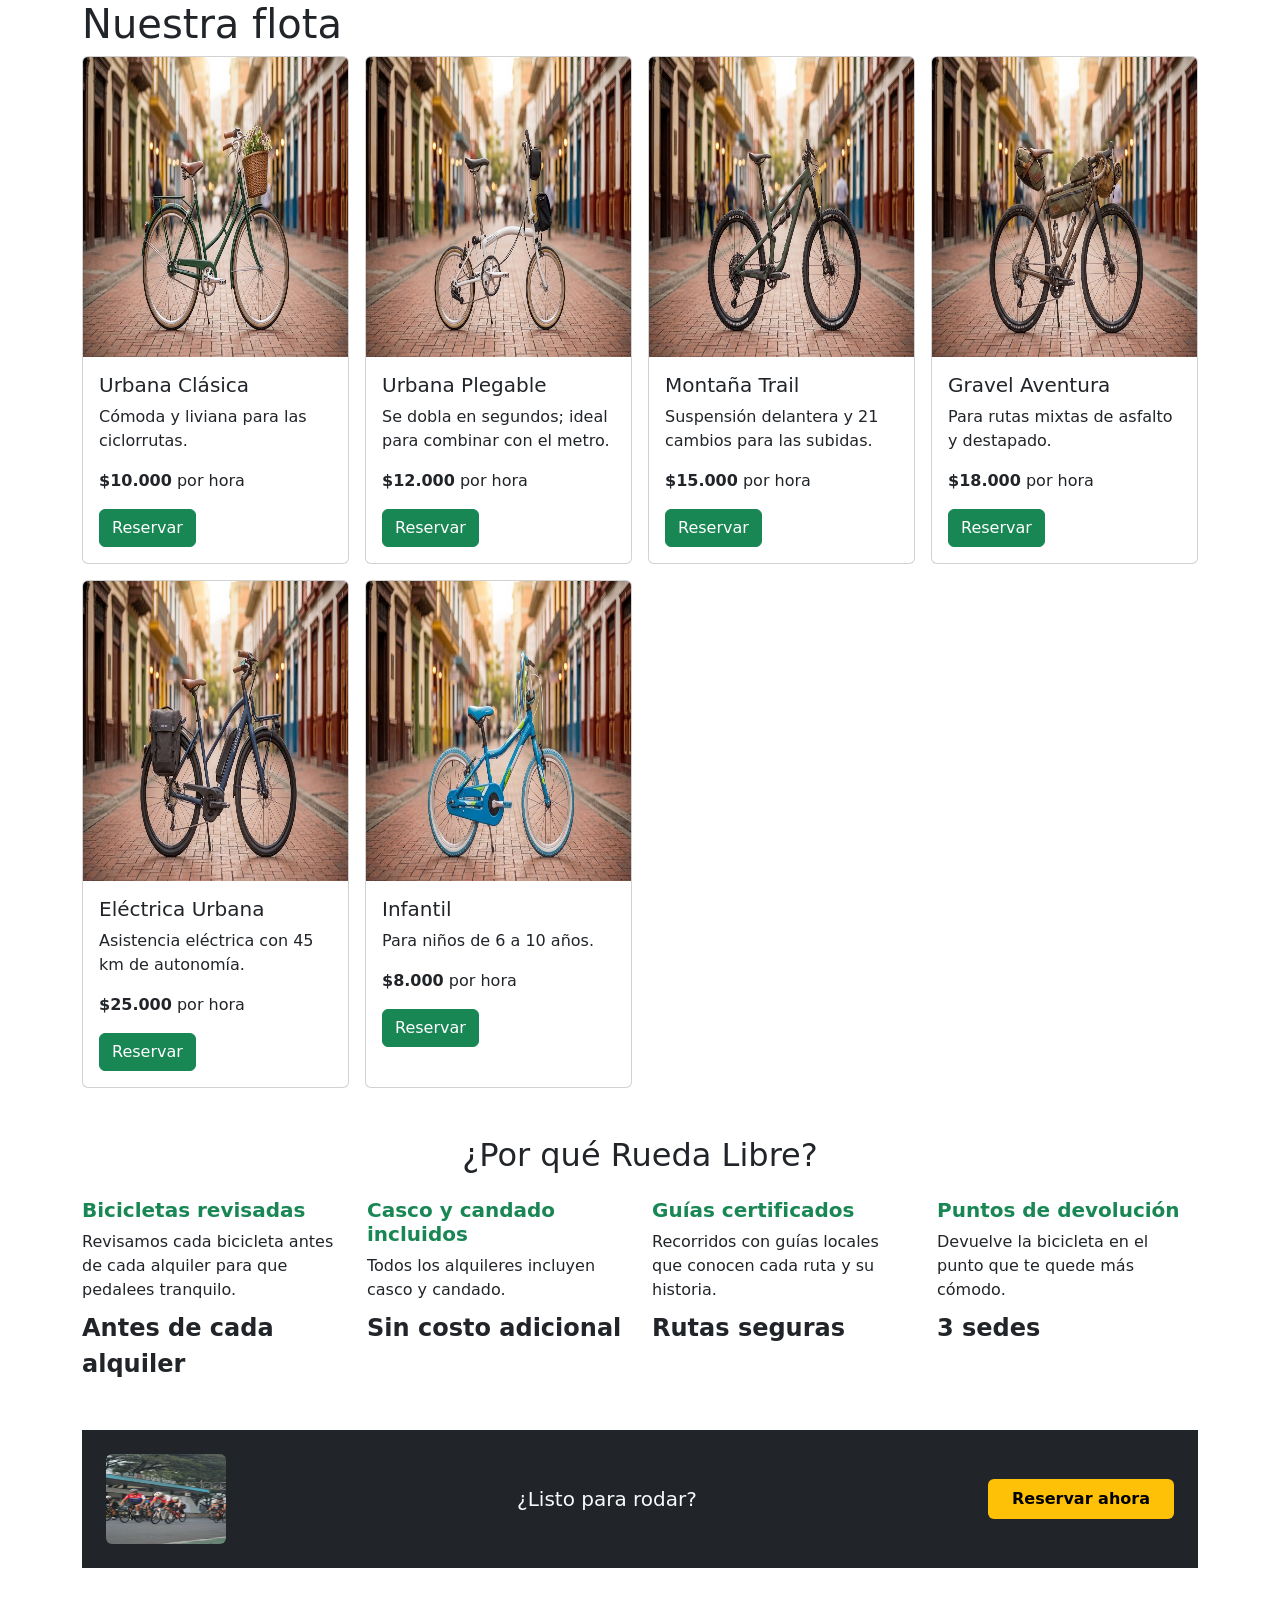
<file: pruebas/catalogo-bootstrap.html>
<!doctype html>
<html lang="es">
<head>
    <meta charset="utf-8">
    <meta name="viewport" content="width=device-width, initial-scale=1">
    <title>Catálogo con Bootstrap | Rueda Libre</title>
    <link href="https://cdn.jsdelivr.net/npm/bootstrap@5.3.8/dist/css/bootstrap.min.css" rel="stylesheet" integrity="sha384-sRIl4kxILFvY47J16cr9ZwB07vP4J8+LH7qKQnuqkuIAvNWLzeN8tE5YBujZqJLB" crossorigin="anonymous">
</head>
<body>
    <main class="container">
        <h1>Nuestra flota</h1>

        <div class="row g-3">
            <div class="col-12 col-sm-6 col-lg-4 col-xl-3">
                <article class="card h-100">
                    <img src="../img/flota/urbana-clasica.jpg" class="card-img-top" alt="Bicicleta Urbana Clásica" width="400" height="300">
                    <div class="card-body">
                        <h2 class="h5">Urbana Clásica</h2>
                        <p>Cómoda y liviana para las ciclorrutas.</p>
                        <p><strong>$10.000</strong> por hora</p>
                        <a class="btn btn-success" href="../paginas/reservas.html" aria-label="Reservar Urbana Clásica">Reservar</a>
                    </div>
                </article>
            </div>

            <div class="col-12 col-sm-6 col-lg-4 col-xl-3">
                <article class="card h-100">
                    <img src="../img/flota/urbana-plegable.jpg" class="card-img-top" alt="Bicicleta Urbana Plegable" width="400" height="300">
                    <div class="card-body">
                        <h2 class="h5">Urbana Plegable</h2>
                        <p>Se dobla en segundos; ideal para combinar con el metro.</p>
                        <p><strong>$12.000</strong> por hora</p>
                        <a class="btn btn-success" href="../paginas/reservas.html" aria-label="Reservar Urbana Plegable">Reservar</a>
                    </div>
                </article>
            </div>

            <div class="col-12 col-sm-6 col-lg-4 col-xl-3">
                <article class="card h-100">
                    <img src="../img/flota/montana-trail.jpg" class="card-img-top" alt="Bicicleta Montaña Trail" width="400" height="300">
                    <div class="card-body">
                        <h2 class="h5">Montaña Trail</h2>
                        <p>Suspensión delantera y 21 cambios para las subidas.</p>
                        <p><strong>$15.000</strong> por hora</p>
                        <a class="btn btn-success" href="../paginas/reservas.html" aria-label="Reservar Montaña Trail">Reservar</a>
                    </div>
                </article>
            </div>

            <div class="col-12 col-sm-6 col-lg-4 col-xl-3">
                <article class="card h-100">
                    <img src="../img/flota/gravel-aventura.jpg" class="card-img-top" alt="Bicicleta Gravel Aventura" width="400" height="300">
                    <div class="card-body">
                        <h2 class="h5">Gravel Aventura</h2>
                        <p>Para rutas mixtas de asfalto y destapado.</p>
                        <p><strong>$18.000</strong> por hora</p>
                        <a class="btn btn-success" href="../paginas/reservas.html" aria-label="Reservar Gravel Aventura">Reservar</a>
                    </div>
                </article>
            </div>

            <div class="col-12 col-sm-6 col-lg-4 col-xl-3">
                <article class="card h-100">
                    <img src="../img/flota/electrica-urbana.jpg" class="card-img-top" alt="Bicicleta Eléctrica Urbana" width="400" height="300">
                    <div class="card-body">
                        <h2 class="h5">Eléctrica Urbana</h2>
                        <p>Asistencia eléctrica con 45 km de autonomía.</p>
                        <p><strong>$25.000</strong> por hora</p>
                        <a class="btn btn-success" href="../paginas/reservas.html" aria-label="Reservar Eléctrica Urbana">Reservar</a>
                    </div>
                </article>
            </div>

            <div class="col-12 col-sm-6 col-lg-4 col-xl-3">
                <article class="card h-100">
                    <img src="../img/flota/infantil.jpg" class="card-img-top" alt="Bicicleta Infantil" width="400" height="300">
                    <div class="card-body">
                        <h2 class="h5">Infantil</h2>
                        <p>Para niños de 6 a 10 años.</p>
                        <p><strong>$8.000</strong> por hora</p>
                        <a class="btn btn-success" href="../paginas/reservas.html" aria-label="Reservar Infantil">Reservar</a>
                    </div>
                </article>
            </div>
        </div>
                <section class="mt-5">
            <h2 class="text-center mb-4">¿Por qué Rueda Libre?</h2>

            <div class="row g-4">
                <div class="col-12 col-sm-6 col-lg-3">
                    <h3 class="h5 fw-bold text-success">Bicicletas revisadas</h3>
                    <p class="mb-2">Revisamos cada bicicleta antes de cada alquiler para que pedalees tranquilo.</p>
                    <p class="fs-4 fw-bold text-dark mb-0">Antes de cada alquiler</p>
                </div>

                <div class="col-12 col-sm-6 col-lg-3">
                    <h3 class="h5 fw-bold text-success">Casco y candado incluidos</h3>
                    <p class="mb-2">Todos los alquileres incluyen casco y candado.</p>
                    <p class="fs-4 fw-bold text-dark mb-0">Sin costo adicional</p>
                </div>

                <div class="col-12 col-sm-6 col-lg-3">
                    <h3 class="h5 fw-bold text-success">Guías certificados</h3>
                    <p class="mb-2">Recorridos con guías locales que conocen cada ruta y su historia.</p>
                    <p class="fs-4 fw-bold text-dark mb-0">Rutas seguras</p>
                </div>

                <div class="col-12 col-sm-6 col-lg-3">
                    <h3 class="h5 fw-bold text-success">Puntos de devolución</h3>
                    <p class="mb-2">Devuelve la bicicleta en el punto que te quede más cómodo.</p>
                    <p class="fs-4 fw-bold text-dark mb-0">3 sedes</p>
                </div>
            </div>
        </section>

        <section class="bg-dark text-light p-4 mt-5 mb-5 d-flex flex-column flex-md-row justify-content-md-between align-items-center gap-3">
            <img class="d-none d-md-block rounded" src="../img/ruta.jpg" alt="" width="120" height="90">
            <p class="lead mb-0">¿Listo para rodar?</p>
            <a class="text-bg-warning fw-semibold text-decoration-none px-4 py-2 rounded" href="../paginas/reservas.html">Reservar ahora</a>
        </section>
    </main>

    <script src="https://cdn.jsdelivr.net/npm/bootstrap@5.3.8/dist/js/bootstrap.bundle.min.js" integrity="sha384-FKyoEForCGlyvwx9Hj09JcYn3nv7wiPVlz7YYwJrWVcXK/BmnVDxM+D2scQbITxI" crossorigin="anonymous"></script>
</body>
</html>
</file>
<file: css/styles.css>
/* 1. VARIABLES */
:root {
    --color-verde-ruta: #1E7A4F;
    --color-naranja-pedal: #F39A2B;
    --color-azul-noche: #14213D;
    --color-crema: #FAF6EF;
    --color-gris-asfalto: #5B6470;
    --fuente-titulos: "Montserrat", Arial, sans-serif;
    --fuente-texto: "Open Sans", Arial, sans-serif;
    --espacio-xs: 0.5rem;
    --espacio-sm: 1rem;
    --espacio-md: 1.5rem;
    --espacio-lg: 2.5rem;
    --espacio-xl: 5rem;
    --bs-body-color: var(--color-azul-noche);
    --bs-body-bg: var(--color-crema);
    --bs-heading-color: var(--color-azul-noche);
    --bs-border-color: var(--color-gris-asfalto);
    --bs-body-font-family: var(--fuente-texto);
    --bs-link-color-rgb: 30, 122, 79;
    --bs-link-hover-color-rgb: 20, 33, 61;
    --bs-primary: var(--color-verde-ruta);
    --bs-primary-rgb: 30, 122, 79;
    --bs-link-color: var(--color-verde-ruta);
    --bs-link-hover-color: var(--color-azul-noche);
    --bs-border-radius: var(--bs-border-radius);
    --bs-focus-ring-color: rgba(30, 122, 79, 0.25);
    --bs-success-rgb: 30, 122, 79;
    --bs-warning-rgb: 243, 154, 43;
    --bs-dark-rgb: 20, 33, 61;
    --bs-light-rgb: 250, 246, 239;
}

/* 2. BASE */
*,
*::before,
*::after {
    box-sizing: border-box;
}

body {
    margin: 0;
    font-family: var(--fuente-texto);
    color: var(--color-azul-noche);
    background-color: var(--color-crema);
}

h1,
h2,
h3,
h4,
h5,
h6 {
    font-family: var(--fuente-titulos);
    font-weight: 700;
}

img {
    max-width: 100%;
    height: auto;
}

section {
    margin-bottom: var(--espacio-lg);
}

strong {
    background-color: var(--color-naranja-pedal);
    color: var(--color-azul-noche);
}

a {
    color: var(--color-verde-ruta);
}

a:hover {
    color: var(--color-azul-noche);
}

a:focus-visible,
input:focus,
select:focus,
textarea:focus {
    outline: 3px solid var(--color-verde-ruta);
    outline-offset: 0.125rem;
}

/* 3. NAVEGACIÓN */
.logo {
    width: 5.5rem;
    height: 5.5rem;
    object-fit: cover;
    border-radius: 50%;
}

.navbar[data-bs-theme="dark"] {
    --bs-navbar-color: var(--color-crema);
    --bs-navbar-hover-color: var(--color-naranja-pedal);
    --bs-navbar-active-color: var(--color-naranja-pedal);
    --bs-navbar-brand-color: var(--color-crema);
    --bs-navbar-brand-hover-color: var(--color-naranja-pedal);
}

.navbar .nav-link.active {
    font-weight: 600;
    text-decoration: underline;
}

/* 4. COMPONENTES */
.portada {
    display: block;
    width: 100%;
    min-height: 50vh;
    object-fit: cover;
    border-radius: var(--bs-border-radius);
}

section > article {
    position: relative;
    width: 100%;
    padding: var(--espacio-md);
    margin-bottom: var(--espacio-md);
    border: 1px solid var(--color-gris-asfalto);
    border-radius: var(--bs-border-radius);
}

section > article h3 {
    margin-top: 0;
}

section > article img {
    display: block;
    width: 100%;
    max-width: 24rem;
    aspect-ratio: 4 / 3;
    object-fit: cover;
    margin-bottom: var(--espacio-sm);
}

.etiqueta-nuevo {
    position: absolute;
    top: -0.75rem;
    right: var(--espacio-md);
    padding: 0 var(--espacio-xs);
    border-radius: 0.25rem;
    background-color: var(--color-naranja-pedal);
    color: var(--color-azul-noche);
    font-weight: 600;
}

table {
    width: 100%;
    border-collapse: collapse;
    margin-bottom: var(--espacio-md);
    font-size: 0.8rem;
}

caption {
    caption-side: top;
    padding: var(--espacio-xs);
    color: var(--color-azul-noche);
    font-weight: 600;
    text-align: left;
}

th,
td {
    padding: 0.25rem;
    border: 1px solid var(--color-gris-asfalto);
    text-align: left;
}

thead th {
    background-color: var(--color-azul-noche);
    color: var(--color-crema);
}

/* Botón principal: Verde Ruta; al pasar o presionar, Naranja Pedal con texto oscuro */
.btn-primary {
    --bs-btn-color: #fff;
    --bs-btn-bg: var(--color-verde-ruta);
    --bs-btn-border-color: var(--color-verde-ruta);
    --bs-btn-hover-color: var(--color-azul-noche);
    --bs-btn-hover-bg: var(--color-naranja-pedal);
    --bs-btn-hover-border-color: var(--color-naranja-pedal);
    --bs-btn-focus-shadow-rgb: 30, 122, 79;
    --bs-btn-active-color: var(--color-azul-noche);
    --bs-btn-active-bg: var(--color-naranja-pedal);
    --bs-btn-active-border-color: var(--color-naranja-pedal);
    --bs-btn-disabled-color: #fff;
    --bs-btn-disabled-bg: var(--color-verde-ruta);
    --bs-btn-disabled-border-color: var(--color-verde-ruta);
}

.btn-outline-primary {
    --bs-btn-color: var(--color-verde-ruta);
    --bs-btn-border-color: var(--color-verde-ruta);
    --bs-btn-hover-color: var(--color-azul-noche);
    --bs-btn-hover-bg: var(--color-naranja-pedal);
    --bs-btn-hover-border-color: var(--color-naranja-pedal);
    --bs-btn-focus-shadow-rgb: 30, 122, 79;
    --bs-btn-active-color: var(--color-azul-noche);
    --bs-btn-active-bg: var(--color-naranja-pedal);
    --bs-btn-active-border-color: var(--color-naranja-pedal);
    --bs-btn-disabled-color: var(--color-verde-ruta);
    --bs-btn-disabled-border-color: var(--color-verde-ruta);
}

/* Variante propia: Naranja Pedal con texto Azul Noche (el blanco no cumple el contraste) */
.btn-pedal {
    --bs-btn-color: var(--color-azul-noche);
    --bs-btn-bg: var(--color-naranja-pedal);
    --bs-btn-border-color: var(--color-naranja-pedal);
    --bs-btn-hover-color: var(--color-azul-noche);
    --bs-btn-hover-bg: var(--color-crema);
    --bs-btn-hover-border-color: var(--color-crema);
    --bs-btn-focus-shadow-rgb: 243, 154, 43;
    --bs-btn-active-color: var(--color-azul-noche);
    --bs-btn-active-bg: var(--color-crema);
    --bs-btn-active-border-color: var(--color-crema);
    --bs-btn-disabled-color: var(--color-azul-noche);
    --bs-btn-disabled-bg: var(--color-naranja-pedal);
    --bs-btn-disabled-border-color: var(--color-naranja-pedal);
}

/* Botón flotante de WhatsApp: circular, solo ícono */
.btn-whatsapp {
    display: inline-flex;
    align-items: center;
    justify-content: center;
    width: 3.5rem;
    height: 3.5rem;
    padding: 0;
    border-radius: 50%;
    font-size: 1.75rem;
}

/* Cierre de las alertas y modales: el anillo de foco azul de Bootstrap pasa a verde */
.btn-close {
    --bs-btn-close-focus-shadow: 0 0 0 0.25rem rgba(30, 122, 79, 0.25);
}

/* Alerta informativa en colores de marca */
.alert-info {
    --bs-alert-color: var(--color-azul-noche);
    --bs-alert-bg: rgba(30, 122, 79, 0.1);
    --bs-alert-border-color: rgba(30, 122, 79, 0.4);
    --bs-alert-link-color: var(--color-azul-noche);
}

/* Controles del carrusel: Bootstrap les quita el contorno al enfocar
   (outline: 0), así que se devuelve un indicador visible para quien
   navega con teclado */
.carousel-control-prev:focus-visible,
.carousel-control-next:focus-visible {
    outline: 3px solid var(--color-naranja-pedal);
    outline-offset: -0.25rem;
    background-color: rgba(var(--bs-dark-rgb), 0.5);
}

/* Clases propias (complementan a Bootstrap sin cambiar sus clases) */
.titulo-seccion::after {
    content: "";
    display: block;
    width: 3rem;
    height: 0.25rem;
    margin-top: var(--espacio-xs);
    border-radius: 0.125rem;
    background-color: var(--color-naranja-pedal);
}

.titulo-seccion.text-center::after {
    margin-inline: auto;
}

.icono-beneficio {
    font-size: 2rem;
    line-height: 1;
    color: var(--color-verde-ruta);
}

.pie-sitio {
    margin-top: var(--espacio-lg);
    padding-bottom: var(--espacio-xl);
    background-color: var(--color-azul-noche);
    color: var(--color-crema);
}

.pie-sitio p,
.pie-sitio address,
.pie-sitio dl {
    margin: 0;
}

.pie-sitio address {
    font-style: normal;
}

.pie-sitio dd {
    margin-left: 0;
}

.pie-sitio dt {
    font-weight: 600;
}

.pie-sitio a {
    color: var(--color-naranja-pedal);
}

.pie-sitio a:hover {
    color: var(--color-crema);
}

.pie-sitio a:focus-visible {
    outline-color: var(--color-naranja-pedal);
}

@media (min-width: 768px) {
    table {
        font-size: 1rem;
    }

    caption {
        padding: var(--espacio-sm);
    }

    th,
    td {
        padding: var(--espacio-sm);
    }
}

/* 5. FORMULARIO */
fieldset {
    min-width: 0;
    margin: 0 0 var(--espacio-md);
    padding: var(--espacio-sm);
    border: 1px solid var(--color-gris-asfalto);
    border-radius: var(--bs-border-radius);
}

legend {
    font-weight: 600;
}

.form-control:focus,
.form-select:focus,
.form-check-input:focus {
    border-color: var(--color-verde-ruta);
    box-shadow: 0 0 0 0.25rem rgba(30, 122, 79, 0.25);
}

.form-check-input:checked {
    background-color: var(--color-verde-ruta);
    border-color: var(--color-verde-ruta);
}

@media (min-width: 768px) {
    fieldset {
        padding: var(--espacio-md);
    }
}
</file>
